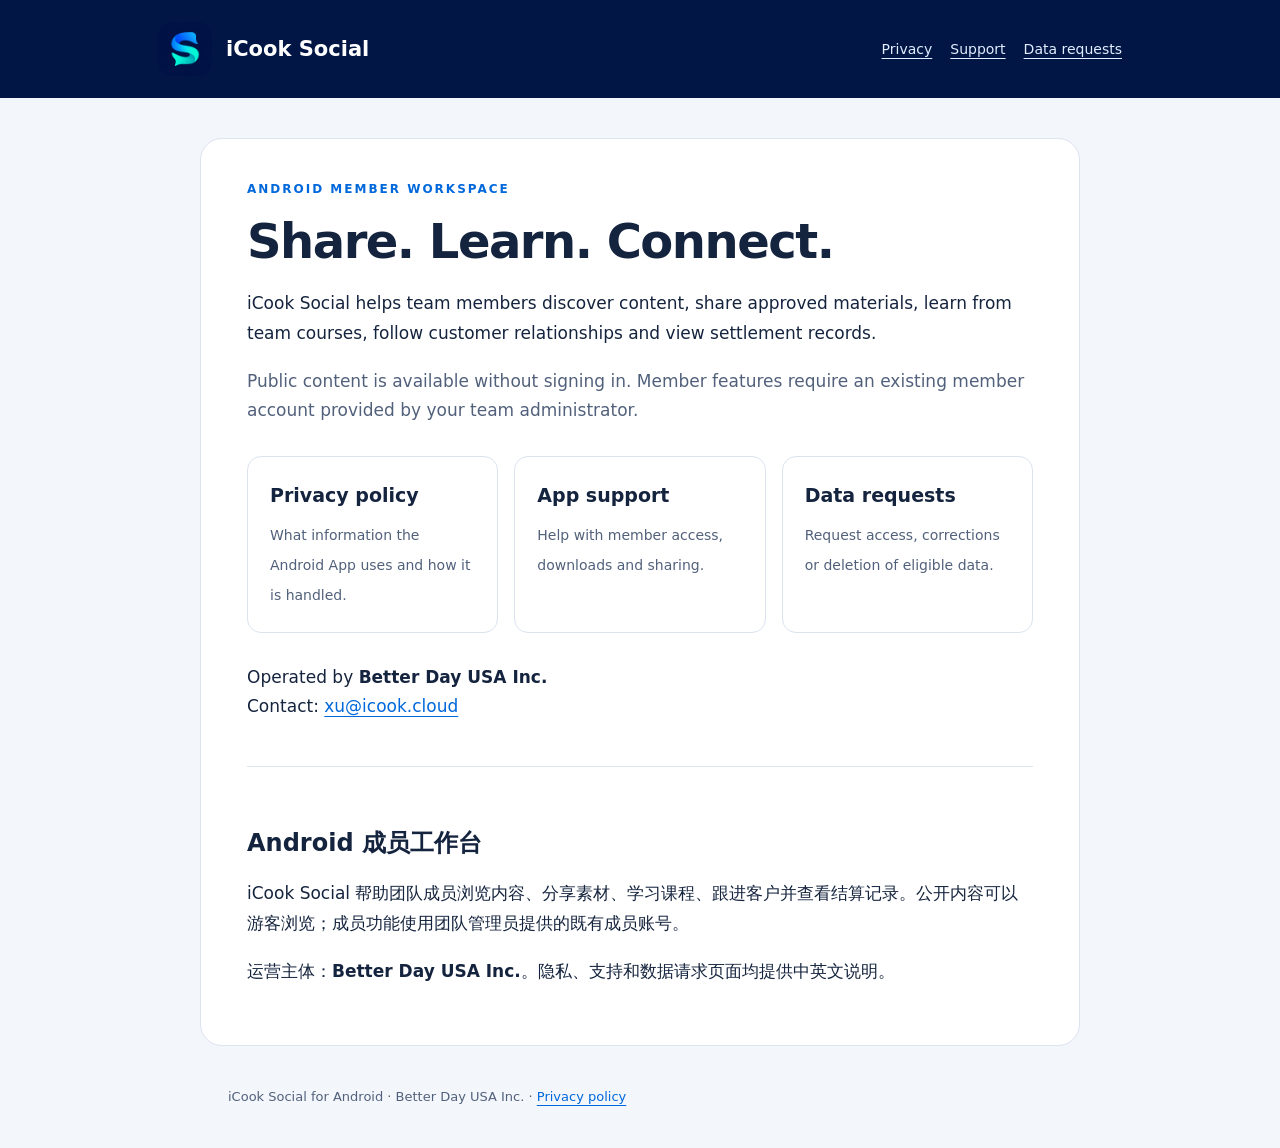
<file: index.html>
<!doctype html><html lang="en"><head><meta charset="utf-8"><meta name="viewport" content="width=device-width,initial-scale=1"><meta name="description" content="Privacy, support and data deletion information for iCook Social for Android."><title>iCook Social — Android App information</title><link rel="icon" href="assets/logo.png"><link rel="stylesheet" href="assets/site.css"></head><body>
<header><div class="wrap"><a class="brand" href="index.html"><img src="assets/logo.png" alt="">iCook Social</a><nav aria-label="Main navigation"><a href="privacy.html">Privacy</a><a href="support.html">Support</a><a href="data-deletion.html">Data requests</a></nav></div></header>
<main><div class="eyebrow">Android member workspace</div><h1>Share. Learn. Connect.</h1><p>iCook Social helps team members discover content, share approved materials, learn from team courses, follow customer relationships and view settlement records.</p><p class="muted">Public content is available without signing in. Member features require an existing member account provided by your team administrator.</p>
<div class="links"><a class="card" href="privacy.html"><strong>Privacy policy</strong><span>What information the Android App uses and how it is handled.</span></a><a class="card" href="support.html"><strong>App support</strong><span>Help with member access, downloads and sharing.</span></a><a class="card" href="data-deletion.html"><strong>Data requests</strong><span>Request access, corrections or deletion of eligible data.</span></a></div>
<p>Operated by <strong>Better Day USA Inc.</strong><br>Contact: <a class="email" href="mailto:xu@icook.cloud">xu@icook.cloud</a></p>
<section class="language" lang="zh-CN"><h2>Android 成员工作台</h2><p>iCook Social 帮助团队成员浏览内容、分享素材、学习课程、跟进客户并查看结算记录。公开内容可以游客浏览；成员功能使用团队管理员提供的既有成员账号。</p><p>运营主体：<strong>Better Day USA Inc.</strong>。隐私、支持和数据请求页面均提供中英文说明。</p></section></main>
<footer>iCook Social for Android · Better Day USA Inc. · <a href="privacy.html">Privacy policy</a></footer></body></html>
</file>
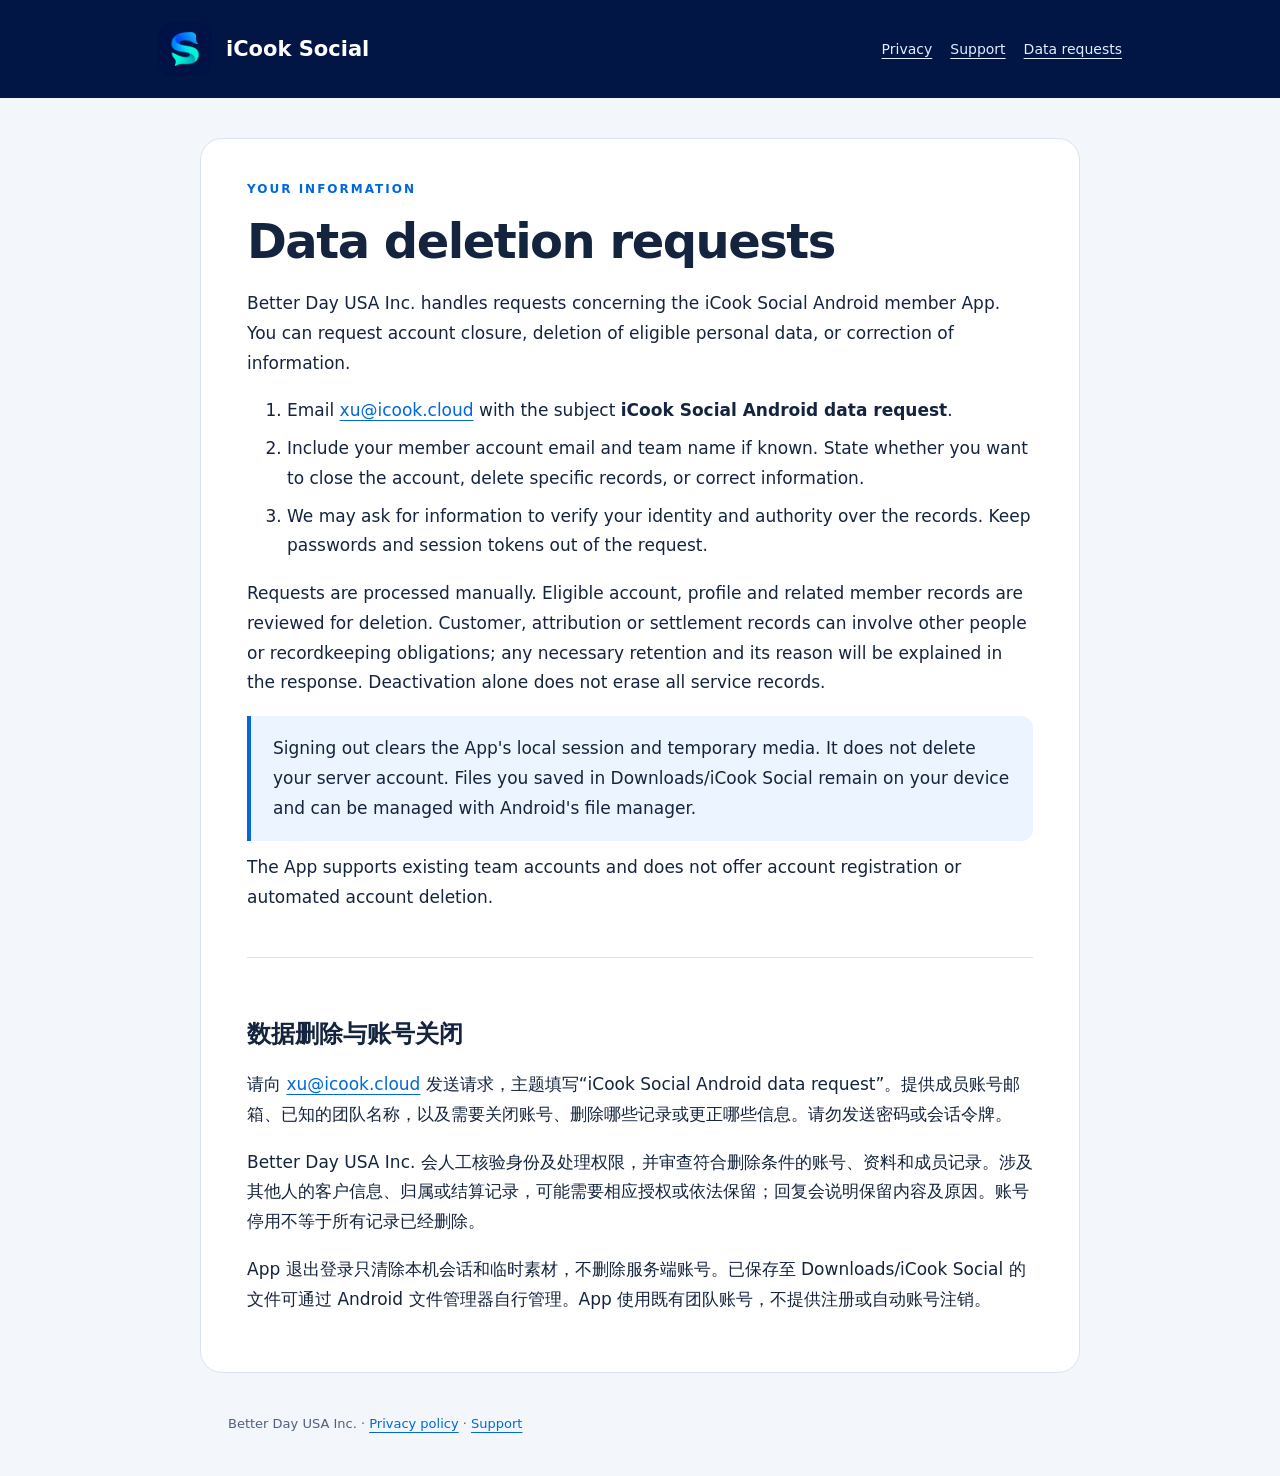
<file: data-deletion.html>
<!doctype html><html lang="en"><head><meta charset="utf-8"><meta name="viewport" content="width=device-width,initial-scale=1"><title>iCook Social Android — Data deletion requests</title><link rel="icon" href="assets/logo.png"><link rel="stylesheet" href="assets/site.css"></head><body>
<header><div class="wrap"><a class="brand" href="index.html"><img src="assets/logo.png" alt="">iCook Social</a><nav aria-label="Main navigation"><a href="privacy.html">Privacy</a><a href="support.html">Support</a><a href="data-deletion.html" aria-current="page">Data requests</a></nav></div></header>
<main><div class="eyebrow">Your information</div><h1>Data deletion requests</h1><p>Better Day USA Inc. handles requests concerning the iCook Social Android member App. You can request account closure, deletion of eligible personal data, or correction of information.</p>
<ol><li>Email <a class="email" href="mailto:xu@icook.cloud?subject=iCook%20Social%20Android%20data%20request">xu@icook.cloud</a> with the subject <strong>iCook Social Android data request</strong>.</li><li>Include your member account email and team name if known. State whether you want to close the account, delete specific records, or correct information.</li><li>We may ask for information to verify your identity and authority over the records. Keep passwords and session tokens out of the request.</li></ol>
<p>Requests are processed manually. Eligible account, profile and related member records are reviewed for deletion. Customer, attribution or settlement records can involve other people or recordkeeping obligations; any necessary retention and its reason will be explained in the response. Deactivation alone does not erase all service records.</p>
<div class="notice">Signing out clears the App's local session and temporary media. It does not delete your server account. Files you saved in Downloads/iCook Social remain on your device and can be managed with Android's file manager.</div>
<p>The App supports existing team accounts and does not offer account registration or automated account deletion.</p>
<section class="language" lang="zh-CN"><h2>数据删除与账号关闭</h2><p>请向 <a class="email" href="mailto:xu@icook.cloud?subject=iCook%20Social%20Android%20data%20request">xu@icook.cloud</a> 发送请求，主题填写“iCook Social Android data request”。提供成员账号邮箱、已知的团队名称，以及需要关闭账号、删除哪些记录或更正哪些信息。请勿发送密码或会话令牌。</p><p>Better Day USA Inc. 会人工核验身份及处理权限，并审查符合删除条件的账号、资料和成员记录。涉及其他人的客户信息、归属或结算记录，可能需要相应授权或依法保留；回复会说明保留内容及原因。账号停用不等于所有记录已经删除。</p><p>App 退出登录只清除本机会话和临时素材，不删除服务端账号。已保存至 Downloads/iCook Social 的文件可通过 Android 文件管理器自行管理。App 使用既有团队账号，不提供注册或自动账号注销。</p></section></main>
<footer>Better Day USA Inc. · <a href="privacy.html">Privacy policy</a> · <a href="support.html">Support</a></footer></body></html>
</file>
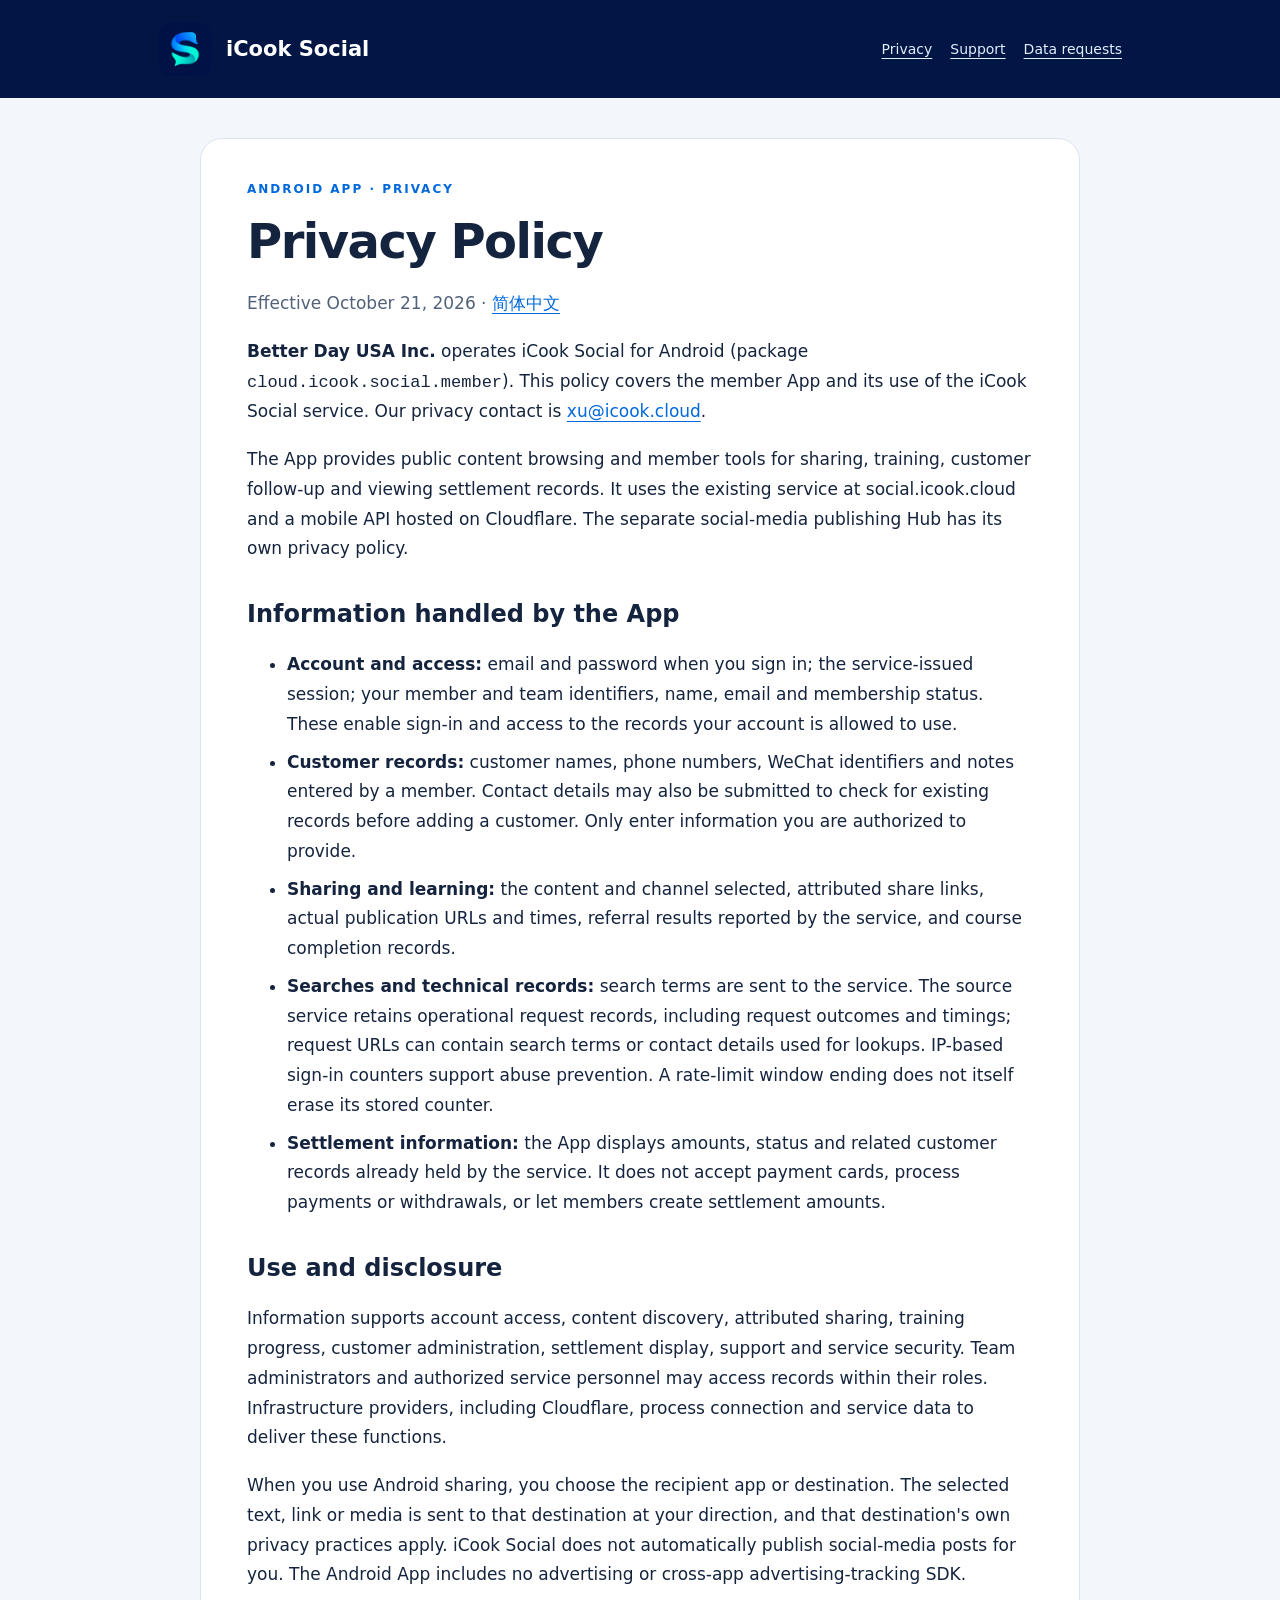
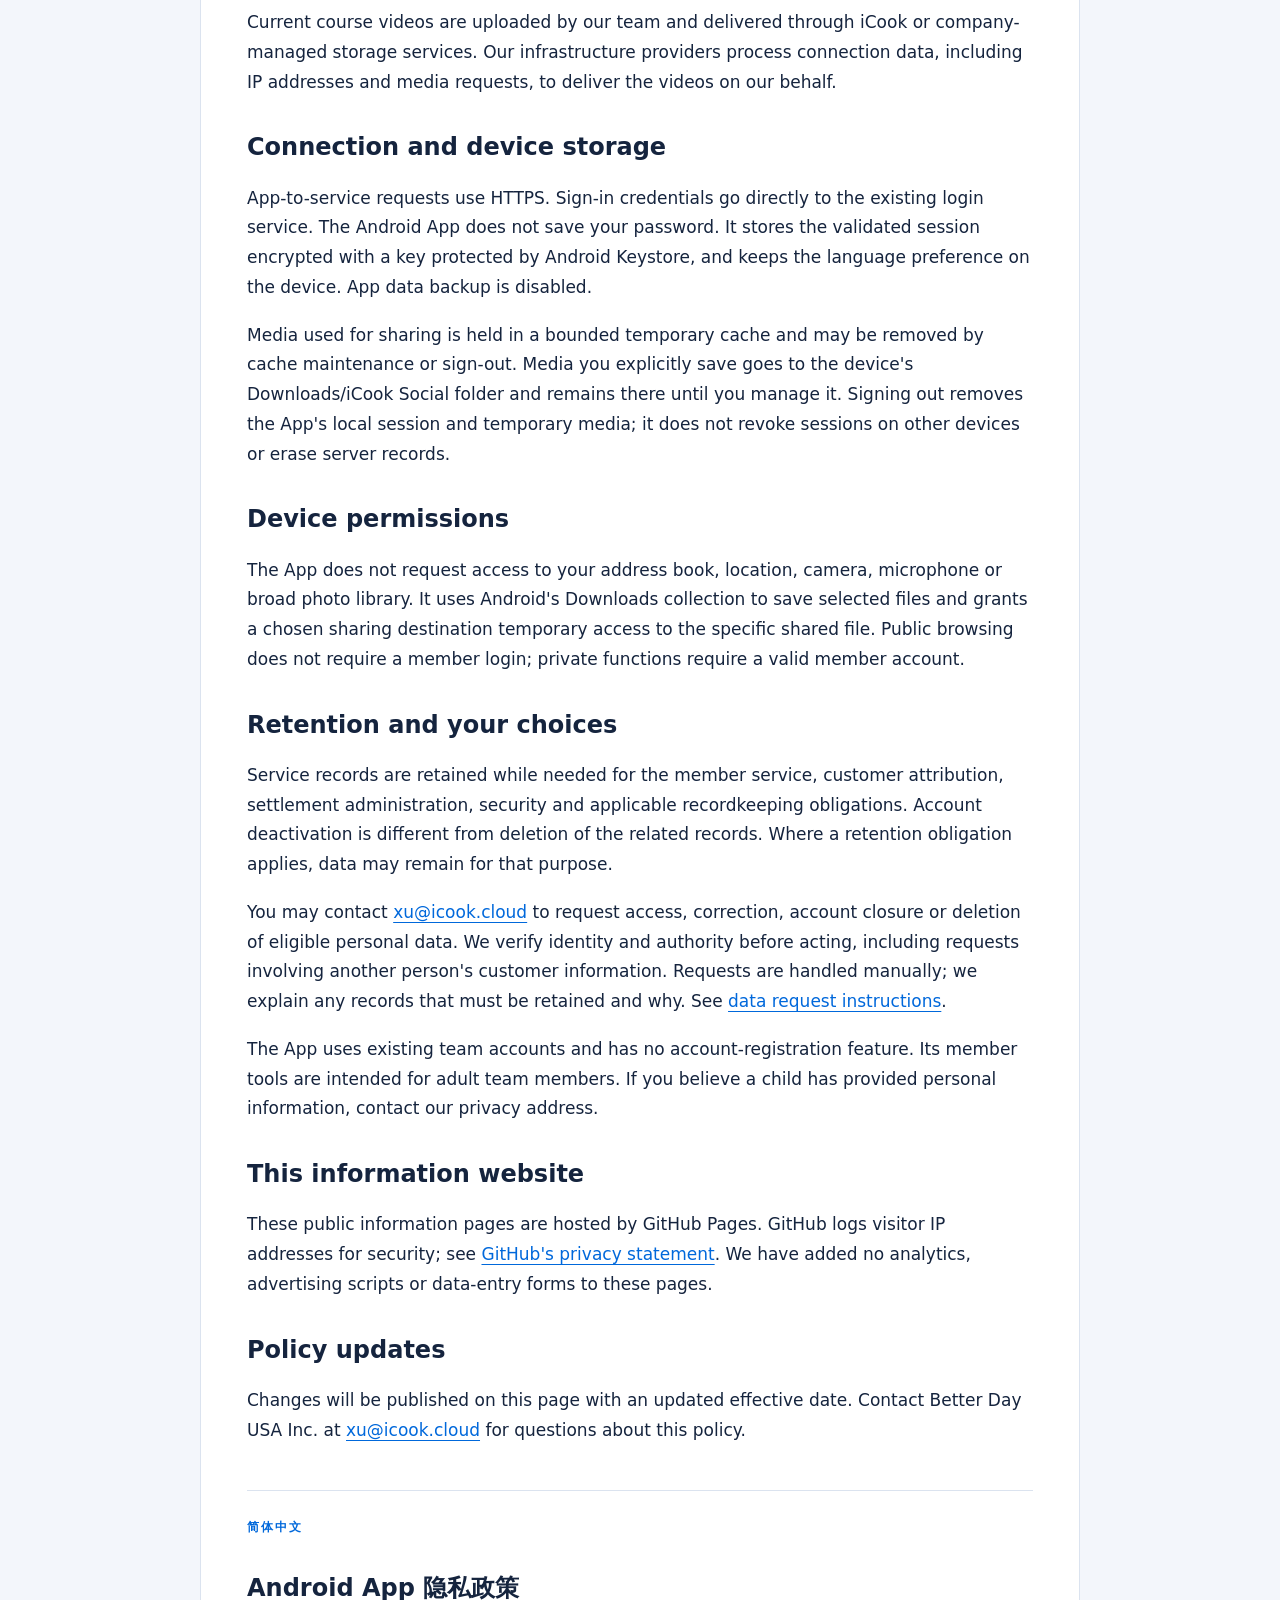
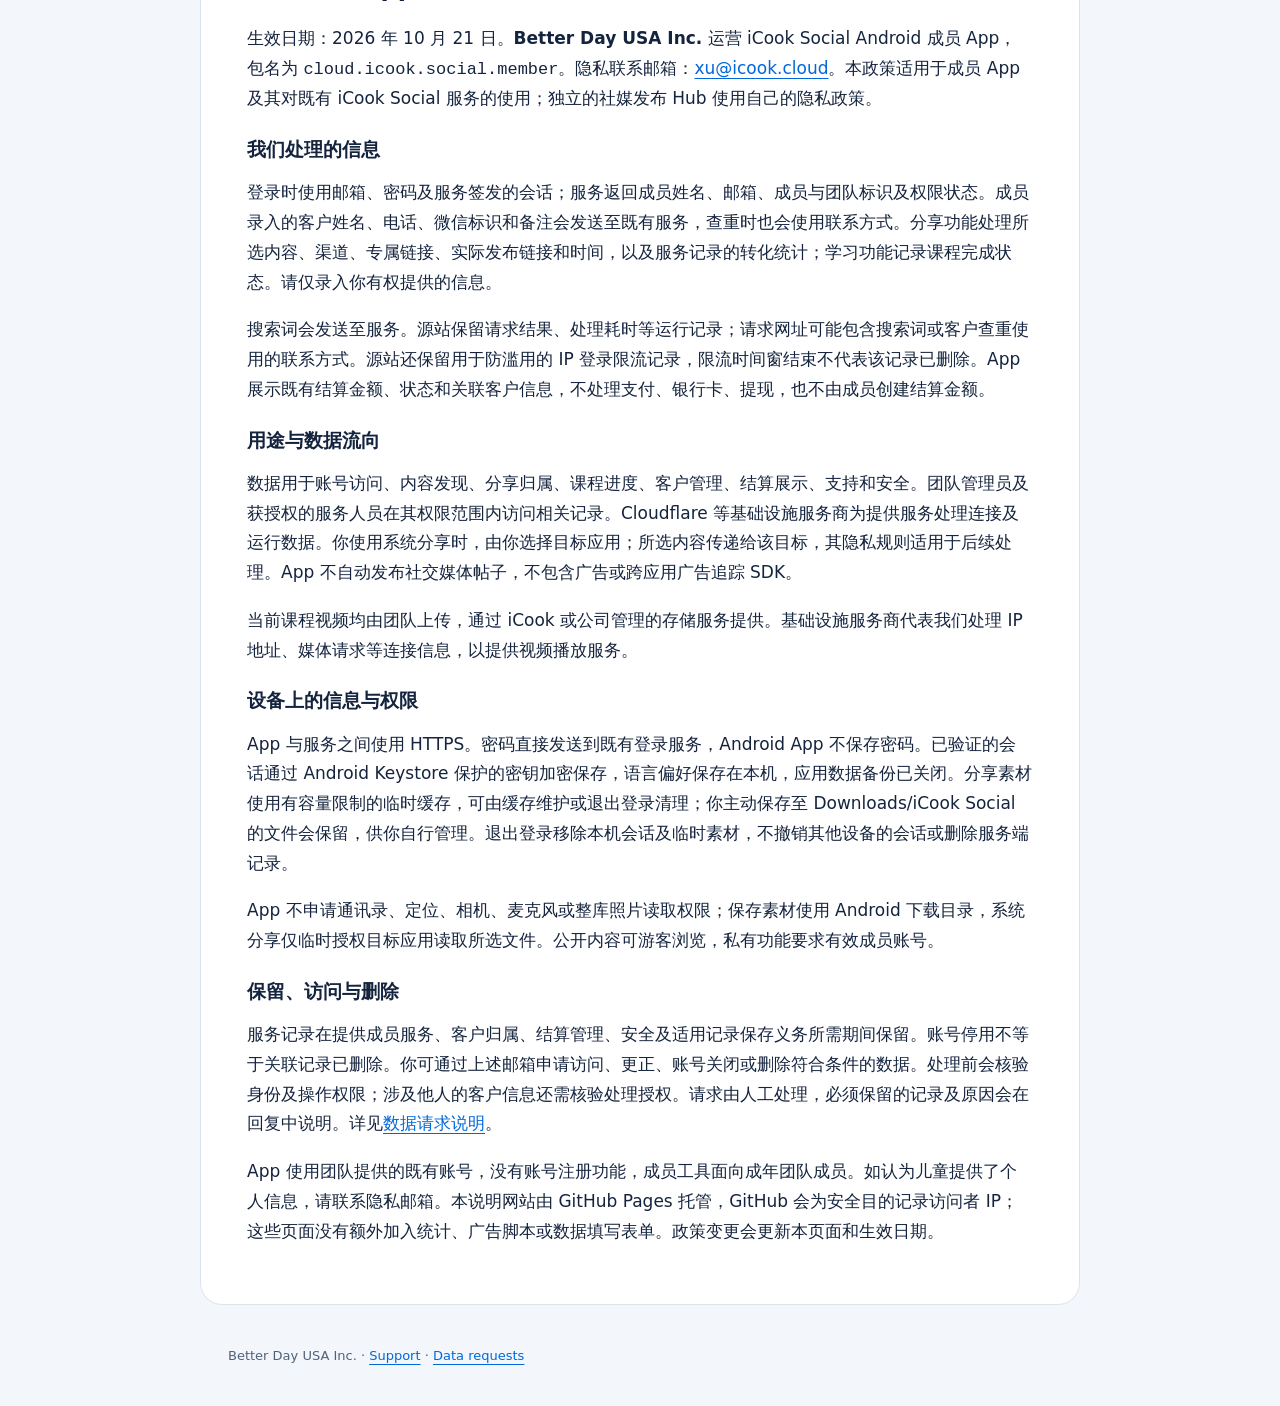
<file: privacy.html>
<!doctype html><html lang="en"><head><meta charset="utf-8"><meta name="viewport" content="width=device-width,initial-scale=1"><title>iCook Social Android — Privacy Policy</title><link rel="icon" href="assets/logo.png"><link rel="stylesheet" href="assets/site.css"></head><body>
<header><div class="wrap"><a class="brand" href="index.html"><img src="assets/logo.png" alt="">iCook Social</a><nav aria-label="Main navigation"><a href="privacy.html" aria-current="page">Privacy</a><a href="support.html">Support</a><a href="data-deletion.html">Data requests</a></nav></div></header>
<main><div class="eyebrow">Android App · Privacy</div><h1>Privacy Policy</h1><p class="muted">Effective October 21, 2026 · <a href="#zh">简体中文</a></p>
<p><strong>Better Day USA Inc.</strong> operates iCook Social for Android (package <code>cloud.icook.social.member</code>). This policy covers the member App and its use of the iCook Social service. Our privacy contact is <a class="email" href="mailto:xu@icook.cloud">xu@icook.cloud</a>.</p>
<p>The App provides public content browsing and member tools for sharing, training, customer follow-up and viewing settlement records. It uses the existing service at social.icook.cloud and a mobile API hosted on Cloudflare. The separate social-media publishing Hub has its own privacy policy.</p>
<h2>Information handled by the App</h2><ul>
<li><strong>Account and access:</strong> email and password when you sign in; the service-issued session; your member and team identifiers, name, email and membership status. These enable sign-in and access to the records your account is allowed to use.</li>
<li><strong>Customer records:</strong> customer names, phone numbers, WeChat identifiers and notes entered by a member. Contact details may also be submitted to check for existing records before adding a customer. Only enter information you are authorized to provide.</li>
<li><strong>Sharing and learning:</strong> the content and channel selected, attributed share links, actual publication URLs and times, referral results reported by the service, and course completion records.</li>
<li><strong>Searches and technical records:</strong> search terms are sent to the service. The source service retains operational request records, including request outcomes and timings; request URLs can contain search terms or contact details used for lookups. IP-based sign-in counters support abuse prevention. A rate-limit window ending does not itself erase its stored counter.</li>
<li><strong>Settlement information:</strong> the App displays amounts, status and related customer records already held by the service. It does not accept payment cards, process payments or withdrawals, or let members create settlement amounts.</li></ul>
<h2>Use and disclosure</h2><p>Information supports account access, content discovery, attributed sharing, training progress, customer administration, settlement display, support and service security. Team administrators and authorized service personnel may access records within their roles. Infrastructure providers, including Cloudflare, process connection and service data to deliver these functions.</p>
<p>When you use Android sharing, you choose the recipient app or destination. The selected text, link or media is sent to that destination at your direction, and that destination's own privacy practices apply. iCook Social does not automatically publish social-media posts for you. The Android App includes no advertising or cross-app advertising-tracking SDK.</p>
<p>Current course videos are uploaded by our team and delivered through iCook or company-managed storage services. Our infrastructure providers process connection data, including IP addresses and media requests, to deliver the videos on our behalf.</p>
<h2>Connection and device storage</h2><p>App-to-service requests use HTTPS. Sign-in credentials go directly to the existing login service. The Android App does not save your password. It stores the validated session encrypted with a key protected by Android Keystore, and keeps the language preference on the device. App data backup is disabled.</p>
<p>Media used for sharing is held in a bounded temporary cache and may be removed by cache maintenance or sign-out. Media you explicitly save goes to the device's Downloads/iCook Social folder and remains there until you manage it. Signing out removes the App's local session and temporary media; it does not revoke sessions on other devices or erase server records.</p>
<h2>Device permissions</h2><p>The App does not request access to your address book, location, camera, microphone or broad photo library. It uses Android's Downloads collection to save selected files and grants a chosen sharing destination temporary access to the specific shared file. Public browsing does not require a member login; private functions require a valid member account.</p>
<h2>Retention and your choices</h2><p>Service records are retained while needed for the member service, customer attribution, settlement administration, security and applicable recordkeeping obligations. Account deactivation is different from deletion of the related records. Where a retention obligation applies, data may remain for that purpose.</p>
<p>You may contact <a class="email" href="mailto:xu@icook.cloud">xu@icook.cloud</a> to request access, correction, account closure or deletion of eligible personal data. We verify identity and authority before acting, including requests involving another person's customer information. Requests are handled manually; we explain any records that must be retained and why. See <a href="data-deletion.html">data request instructions</a>.</p>
<p>The App uses existing team accounts and has no account-registration feature. Its member tools are intended for adult team members. If you believe a child has provided personal information, contact our privacy address.</p>
<h2>This information website</h2><p>These public information pages are hosted by GitHub Pages. GitHub logs visitor IP addresses for security; see <a href="https://docs.github.com/en/site-policy/privacy-policies/github-general-privacy-statement">GitHub's privacy statement</a>. We have added no analytics, advertising scripts or data-entry forms to these pages.</p>
<h2>Policy updates</h2><p>Changes will be published on this page with an updated effective date. Contact Better Day USA Inc. at <a class="email" href="mailto:xu@icook.cloud">xu@icook.cloud</a> for questions about this policy.</p>
<section class="language" id="zh" lang="zh-CN"><div class="eyebrow">简体中文</div><h2>Android App 隐私政策</h2><p>生效日期：2026 年 10 月 21 日。<strong>Better Day USA Inc.</strong> 运营 iCook Social Android 成员 App，包名为 <code>cloud.icook.social.member</code>。隐私联系邮箱：<a class="email" href="mailto:xu@icook.cloud">xu@icook.cloud</a>。本政策适用于成员 App 及其对既有 iCook Social 服务的使用；独立的社媒发布 Hub 使用自己的隐私政策。</p>
<h3>我们处理的信息</h3><p>登录时使用邮箱、密码及服务签发的会话；服务返回成员姓名、邮箱、成员与团队标识及权限状态。成员录入的客户姓名、电话、微信标识和备注会发送至既有服务，查重时也会使用联系方式。分享功能处理所选内容、渠道、专属链接、实际发布链接和时间，以及服务记录的转化统计；学习功能记录课程完成状态。请仅录入你有权提供的信息。</p>
<p>搜索词会发送至服务。源站保留请求结果、处理耗时等运行记录；请求网址可能包含搜索词或客户查重使用的联系方式。源站还保留用于防滥用的 IP 登录限流记录，限流时间窗结束不代表该记录已删除。App 展示既有结算金额、状态和关联客户信息，不处理支付、银行卡、提现，也不由成员创建结算金额。</p>
<h3>用途与数据流向</h3><p>数据用于账号访问、内容发现、分享归属、课程进度、客户管理、结算展示、支持和安全。团队管理员及获授权的服务人员在其权限范围内访问相关记录。Cloudflare 等基础设施服务商为提供服务处理连接及运行数据。你使用系统分享时，由你选择目标应用；所选内容传递给该目标，其隐私规则适用于后续处理。App 不自动发布社交媒体帖子，不包含广告或跨应用广告追踪 SDK。</p>
<p>当前课程视频均由团队上传，通过 iCook 或公司管理的存储服务提供。基础设施服务商代表我们处理 IP 地址、媒体请求等连接信息，以提供视频播放服务。</p>
<h3>设备上的信息与权限</h3><p>App 与服务之间使用 HTTPS。密码直接发送到既有登录服务，Android App 不保存密码。已验证的会话通过 Android Keystore 保护的密钥加密保存，语言偏好保存在本机，应用数据备份已关闭。分享素材使用有容量限制的临时缓存，可由缓存维护或退出登录清理；你主动保存至 Downloads/iCook Social 的文件会保留，供你自行管理。退出登录移除本机会话及临时素材，不撤销其他设备的会话或删除服务端记录。</p>
<p>App 不申请通讯录、定位、相机、麦克风或整库照片读取权限；保存素材使用 Android 下载目录，系统分享仅临时授权目标应用读取所选文件。公开内容可游客浏览，私有功能要求有效成员账号。</p>
<h3>保留、访问与删除</h3><p>服务记录在提供成员服务、客户归属、结算管理、安全及适用记录保存义务所需期间保留。账号停用不等于关联记录已删除。你可通过上述邮箱申请访问、更正、账号关闭或删除符合条件的数据。处理前会核验身份及操作权限；涉及他人的客户信息还需核验处理授权。请求由人工处理，必须保留的记录及原因会在回复中说明。详见<a href="data-deletion.html">数据请求说明</a>。</p>
<p>App 使用团队提供的既有账号，没有账号注册功能，成员工具面向成年团队成员。如认为儿童提供了个人信息，请联系隐私邮箱。本说明网站由 GitHub Pages 托管，GitHub 会为安全目的记录访问者 IP；这些页面没有额外加入统计、广告脚本或数据填写表单。政策变更会更新本页面和生效日期。</p></section></main>
<footer>Better Day USA Inc. · <a href="support.html">Support</a> · <a href="data-deletion.html">Data requests</a></footer></body></html>
</file>
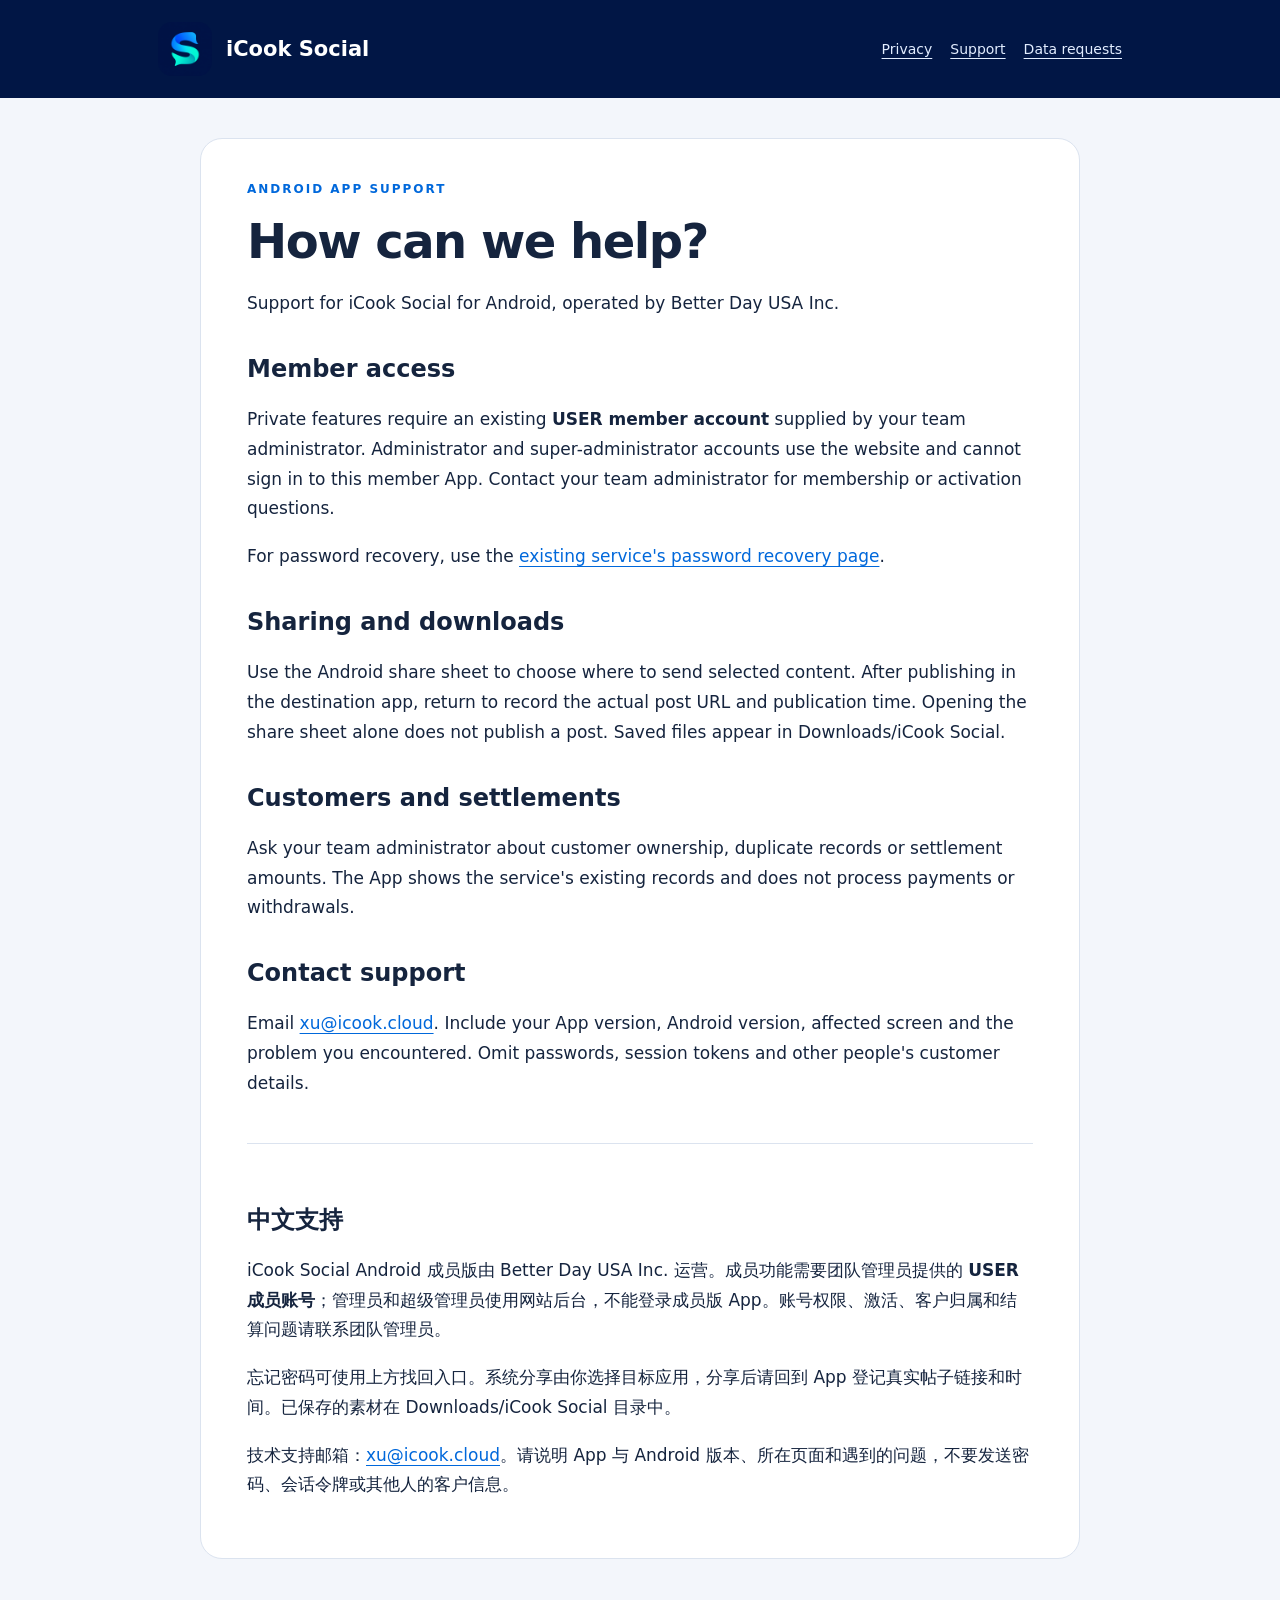
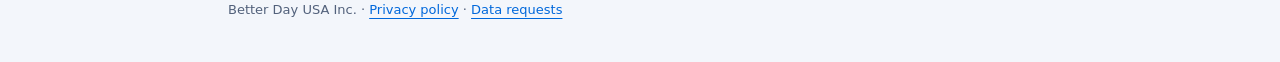
<file: support.html>
<!doctype html><html lang="en"><head><meta charset="utf-8"><meta name="viewport" content="width=device-width,initial-scale=1"><title>iCook Social Android — Support</title><link rel="icon" href="assets/logo.png"><link rel="stylesheet" href="assets/site.css"></head><body>
<header><div class="wrap"><a class="brand" href="index.html"><img src="assets/logo.png" alt="">iCook Social</a><nav aria-label="Main navigation"><a href="privacy.html">Privacy</a><a href="support.html" aria-current="page">Support</a><a href="data-deletion.html">Data requests</a></nav></div></header>
<main><div class="eyebrow">Android App support</div><h1>How can we help?</h1><p>Support for iCook Social for Android, operated by Better Day USA Inc.</p>
<h2>Member access</h2><p>Private features require an existing <strong>USER member account</strong> supplied by your team administrator. Administrator and super-administrator accounts use the website and cannot sign in to this member App. Contact your team administrator for membership or activation questions.</p><p>For password recovery, use the <a href="https://social.icook.cloud/app/forgot">existing service's password recovery page</a>.</p>
<h2>Sharing and downloads</h2><p>Use the Android share sheet to choose where to send selected content. After publishing in the destination app, return to record the actual post URL and publication time. Opening the share sheet alone does not publish a post. Saved files appear in Downloads/iCook Social.</p>
<h2>Customers and settlements</h2><p>Ask your team administrator about customer ownership, duplicate records or settlement amounts. The App shows the service's existing records and does not process payments or withdrawals.</p>
<h2>Contact support</h2><p>Email <a class="email" href="mailto:xu@icook.cloud?subject=iCook%20Social%20Android%20support">xu@icook.cloud</a>. Include your App version, Android version, affected screen and the problem you encountered. Omit passwords, session tokens and other people's customer details.</p>
<section class="language" lang="zh-CN"><h2>中文支持</h2><p>iCook Social Android 成员版由 Better Day USA Inc. 运营。成员功能需要团队管理员提供的 <strong>USER 成员账号</strong>；管理员和超级管理员使用网站后台，不能登录成员版 App。账号权限、激活、客户归属和结算问题请联系团队管理员。</p><p>忘记密码可使用上方找回入口。系统分享由你选择目标应用，分享后请回到 App 登记真实帖子链接和时间。已保存的素材在 Downloads/iCook Social 目录中。</p><p>技术支持邮箱：<a class="email" href="mailto:xu@icook.cloud?subject=iCook%20Social%20Android%20support">xu@icook.cloud</a>。请说明 App 与 Android 版本、所在页面和遇到的问题，不要发送密码、会话令牌或其他人的客户信息。</p></section></main>
<footer>Better Day USA Inc. · <a href="privacy.html">Privacy policy</a> · <a href="data-deletion.html">Data requests</a></footer></body></html>
</file>
<file: assets/site.css>
:root{color-scheme:light;--ink:#15243e;--muted:#52617b;--navy:#011645;--blue:#0068db;--line:#dbe3ef;--surface:#f3f6fb}*{box-sizing:border-box}body{margin:0;background:var(--surface);color:var(--ink);font:17px/1.75 system-ui,-apple-system,BlinkMacSystemFont,"Segoe UI",sans-serif}a{color:var(--blue);text-underline-offset:4px}a:focus-visible{outline:3px solid #00cdbb;outline-offset:5px}header{background:var(--navy);color:#fff}header .wrap{display:flex;align-items:center;justify-content:space-between;gap:24px;padding:22px 28px}.wrap{max-width:1020px;margin:auto}.brand{display:flex;align-items:center;gap:14px;color:#fff;text-decoration:none;font-size:21px;font-weight:700}.brand img{width:54px;height:54px;border-radius:14px}nav{display:flex;flex-wrap:wrap;gap:18px}nav a{color:#e2edff;font-size:14px}main{max-width:880px;margin:40px auto;padding:40px 46px;background:#fff;border:1px solid var(--line);border-radius:22px}.eyebrow{color:var(--blue);font-size:12px;font-weight:800;letter-spacing:2px;text-transform:uppercase}h1{font-size:clamp(32px,6vw,48px);line-height:1.15;letter-spacing:-1.5px;margin:14px 0 20px}h2{font-size:24px;line-height:1.35;margin-top:34px}h3{font-size:19px;margin-bottom:5px}p,ul,ol{margin:12px 0 18px}li{margin:8px 0}.muted{color:var(--muted)}.notice{padding:18px 22px;background:#ecf4ff;border-left:4px solid var(--blue);border-radius:0 12px 12px 0}.links{display:grid;grid-template-columns:repeat(3,1fr);gap:16px;margin:30px 0}.card{display:block;padding:22px;border:1px solid var(--line);border-radius:14px;text-decoration:none;color:var(--ink)}.card strong{display:block;font-size:19px;margin-bottom:8px}.card span{color:var(--muted);font-size:14px}.language{margin-top:44px;padding-top:26px;border-top:1px solid var(--line)}footer{max-width:880px;margin:0 auto;padding:0 28px 40px;font-size:13px;color:var(--muted)}.email{overflow-wrap:anywhere}@media(max-width:640px){header .wrap{align-items:flex-start;flex-direction:column;padding:18px 22px;gap:12px}main{margin:20px 12px;padding:28px 22px;border-radius:16px}.links{grid-template-columns:1fr}h1{letter-spacing:-.8px}}
</file>
